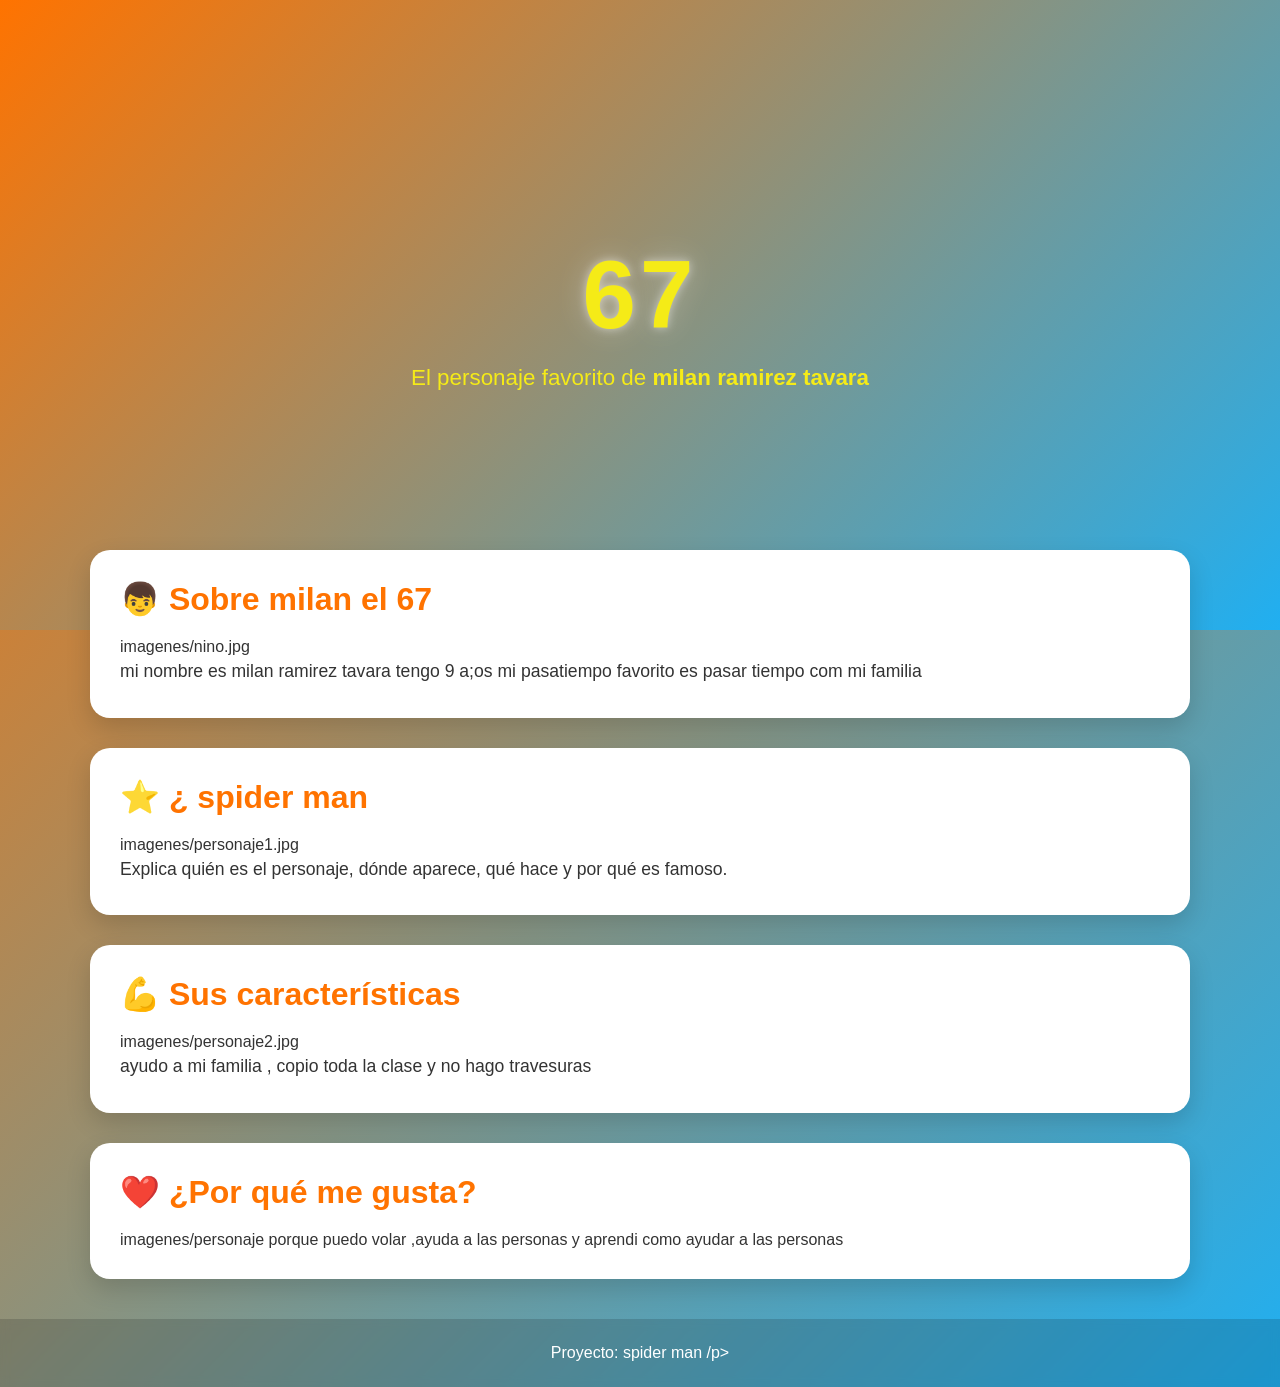
<file: docs/personajeFavorito/index.html>
<!DOCTYPE html>
<html lang="es">

<head>
    <meta charset="UTF-8">
    <meta name="viewport" content="width=device-width, initial-scale=1.0">
    <title>[Nombre del Personaje]</title>
    <link rel="stylesheet" href="style.css">
</head>

<body>

    <header class="hero">
        <div class="hero-content">
            <h1>67

            </h1>
            <p>El personaje favorito de <strong>milan ramirez tavara</strong></p>
        </div>
    </header>

    <main>

        <section class="card">
            <h2>👦 Sobre milan el 67

            </h2>
            imagenes/nino.jpg

            <p>
                mi nombre es milan ramirez tavara tengo 9 a;os mi pasatiempo favorito es pasar tiempo com mi familia

            </p>
        </section>

        <section class="card">
            <h2>⭐ ¿
                spider man
            </h2>
            imagenes/personaje1.jpg

            <p>
                Explica quién es el personaje, dónde aparece,
                qué hace y por qué es famoso.
            </p>
        </section>

        <section class="card">
            <h2>💪 Sus características</h2>
            imagenes/personaje2.jpg

            <p>
                ayudo a mi familia , copio toda la clase y no hago travesuras


            </p>
        </section>

        <section class="card">
            <h2>❤️ ¿Por qué me gusta?</h2>
            imagenes/personaje  
            porque puedo volar ,ayuda a las personas y aprendi como ayudar a las personas

            </p>
        </section>

    </main>

    <footer>
        <p>Proyecto: spider man 
            /p>
    </footer>

</body>

</html>
</file>
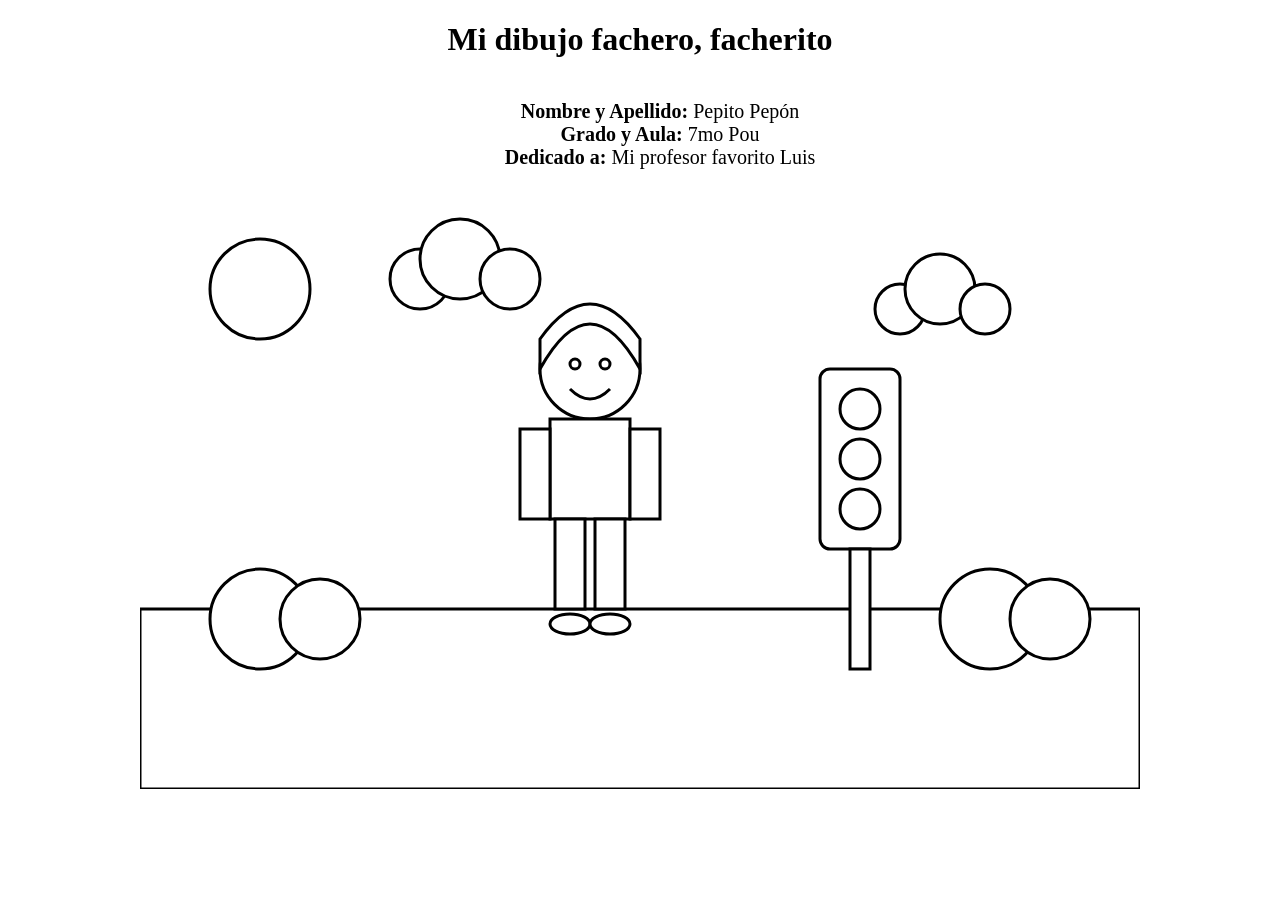
<file: docs/semaforoRGB/index.html>
<!DOCTYPE html>
<html lang="es">
<head>
    <meta charset="UTF-8">
    <title>Dibujo para colorear</title>
    <link rel="stylesheet" href="estilos.css">
</head>
<body>
<h1>Mi dibujo fachero, facherito</h1>
<ul>
  <li><strong>Nombre y Apellido:</strong> Pepito Pepón</li>
  <li><strong>Grado y Aula:</strong> 7mo Pou</li>
  <li><strong>Dedicado a:</strong> Mi profesor favorito Luis</li>
</ul>
<svg viewBox="0 0 1000 600" class="dibujo cielo">

    <!-- Sol -->
    <circle class="sol" cx="120" cy="100" r="50"/>

    <!-- Nubes -->
    <g class="nube">
        <circle class="nube-cuerpo" cx="280" cy="90" r="30"/>
        <circle class="nube-cuerpo" cx="320" cy="70" r="40"/>
        <circle class="nube-cuerpo" cx="370" cy="90" r="30"/>
    </g>

    <g class="nube">
        <circle class="nube-cuerpo" cx="760" cy="120" r="25"/>
        <circle class="nube-cuerpo" cx="800" cy="100" r="35"/>
        <circle class="nube-cuerpo" cx="845" cy="120" r="25"/>
    </g>

    <!-- Césped -->
    <rect class="cesped" x="0" y="420" width="1000" height="180"/>

    <!-- Arbustos -->
    <circle class="arbusto" cx="120" cy="430" r="50"/>
    <circle class="arbusto" cx="180" cy="430" r="40"/>

    <circle class="arbusto" cx="850" cy="430" r="50"/>
    <circle class="arbusto" cx="910" cy="430" r="40"/>

    <!-- Semáforo -->
    <g class="semaforo">

        <rect class="cuerpo-semaforo"
              x="680"
              y="180"
              width="80"
              height="180"
              rx="10"/>

        <circle class="luz-roja"
                cx="720"
                cy="220"
                r="20"/>

        <circle class="luz-amarilla"
                cx="720"
                cy="270"
                r="20"/>

        <circle class="luz-verde"
                cx="720"
                cy="320"
                r="20"/>

        <rect class="palo-semaforo"
              x="710"
              y="360"
              width="20"
              height="120"/>

    </g>

    <!-- Persona -->

    <!-- Cabeza -->
    <circle class="piel"
            cx="450"
            cy="180"
            r="50"/>

    <!-- Cabello -->
    <path class="cabello"
          d="M400 180
             Q450 90 500 180
             L500 150
             Q450 80 400 150 Z"/>

    <!-- Ojos -->
    <circle class="ojo"
            cx="435"
            cy="175"
            r="5"/>

    <circle class="ojo"
            cx="465"
            cy="175"
            r="5"/>

    <!-- Sonrisa -->
    <path class="boca"
          d="M430 200 Q450 220 470 200"/>

    <!-- Polo -->
    <rect class="polo"
          x="410"
          y="230"
          width="80"
          height="100"/>

    <!-- Brazos -->
    <rect class="piel"
          x="380"
          y="240"
          width="30"
          height="90"/>

    <rect class="piel"
          x="490"
          y="240"
          width="30"
          height="90"/>

    <!-- Pantalón -->
    <rect class="pantalon"
          x="415"
          y="330"
          width="30"
          height="90"/>

    <rect class="pantalon"
          x="455"
          y="330"
          width="30"
          height="90"/>

    <!-- Zapatos -->
    <ellipse class="zapato"
             cx="430"
             cy="435"
             rx="20"
             ry="10"/>

    <ellipse class="zapato"
             cx="470"
             cy="435"
             rx="20"
             ry="10"/>

</svg>

</body>
</html>
</file>
<file: docs/personajeFavorito/style.css>
/*======================================
  PALETA DE COLORES
======================================*/
:root {
    --color-primario: #ff7300;
    --color-secundario: #20aff1;
}

/*======================================
  CONFIGURACIÓN GENERAL
======================================*/
* {
    margin: 0;
    padding: 0;
    box-sizing: border-box;
}

body {
    font-family: "Segoe UI", Arial, sans-serif;

    background: linear-gradient(
        135deg,
        var(--color-primario),
        var(--color-secundario)
    );

    min-height: 100vh;
    color: #333;
}

/*======================================
  HERO
======================================*/
.hero {
    height: 70vh;

    display: flex;
    justify-content: center;
    align-items: center;

    text-align: center;

    background: linear-gradient(
        135deg,
        var(--color-primario),
        var(--color-secundario)
    );

    color: lch(91.53% 87.32 96.93);
}

.hero-content {
    animation: aparecer 1.5s ease;
}

.hero h1 {
    font-size: clamp(3rem, 8vw, 6rem);
    letter-spacing: 4px;
    text-transform: uppercase;

    text-shadow:
        0 0 10px rgba(255,255,255,.5),
        0 0 30px rgba(255,255,255,.3);

    animation: flotar 3s ease-in-out infinite;
}

.hero p {
    font-size: 1.4rem;
    margin-top: 15px;
}

/*======================================
  CONTENEDOR
======================================*/
main {
    width: 90%;
    max-width: 1100px;

    margin: -80px auto 40px;
}

/*======================================
  TARJETAS
======================================*/
.card {
    background: white;

    margin-bottom: 30px;
    padding: 30px;

    border-radius: 20px;

    box-shadow: 0 10px 25px rgba(0,0,0,.15);

    transition: .3s;
}

.card:hover {
    transform: translateY(-8px);
}

.card h2 {
    color: var(--color-primario);
    margin-bottom: 20px;
    font-size: 2rem;
}

.card img {
    width: 100%;
    max-width: 450px;

    display: block;
    margin: 20px auto;

    border-radius: 15px;

    transition: .4s;
}

.card img:hover {
    transform: scale(1.05);
}

.card p {
    font-size: 1.1rem;
    line-height: 1.8;
}

/*======================================
  FOOTER
======================================*/
footer {
    text-align: center;

    padding: 25px;

    color: white;

    background: rgba(0,0,0,.15);

    backdrop-filter: blur(5px);
}

/*======================================
  ANIMACIONES
======================================*/
@keyframes aparecer {
    from {
        opacity: 0;
        transform: translateY(40px);
    }

    to {
        opacity: 1;
        transform: translateY(0);
    }
}

@keyframes flotar {
    0% {
        transform: translateY(0);
    }

    50% {
        transform: translateY(-10px);
    }

    100% {
        transform: translateY(0);
    }
}

/*======================================
  RESPONSIVE
======================================*/
@media (max-width: 768px) {

    .hero {
        height: 55vh;
    }

    .hero p {
        font-size: 1rem;
    }

    .card {
        padding: 20px;
    }

    .card h2 {
        font-size: 1.5rem;
    }
}
</file>
<file: docs/semaforoRGB/estilos.css>
body{
    margin:0;
    display:flex;
    justify-content:center;
    background:white;
    flex-direction: column;
    align-items: center;

}
h1 {
  text-align: center;
}
ul {
  list-style-type: none;
  display: flex;
  flex-direction: column;
  align-items: center;
  font-size: 20px;
}
.dibujo{
    width:1000px;
}

.cielo,
.sol,
.nube-cuerpo,
.cesped,
.arbusto,
.cuerpo-semaforo,
.luz-roja,
.luz-amarilla,
.luz-verde,
.palo-semaforo,
.piel,
.cabello,
.ojo,
.polo,
.pantalon,
.zapato{
    fill:white;
    stroke:black;
    stroke-width:3;
}
</file>
